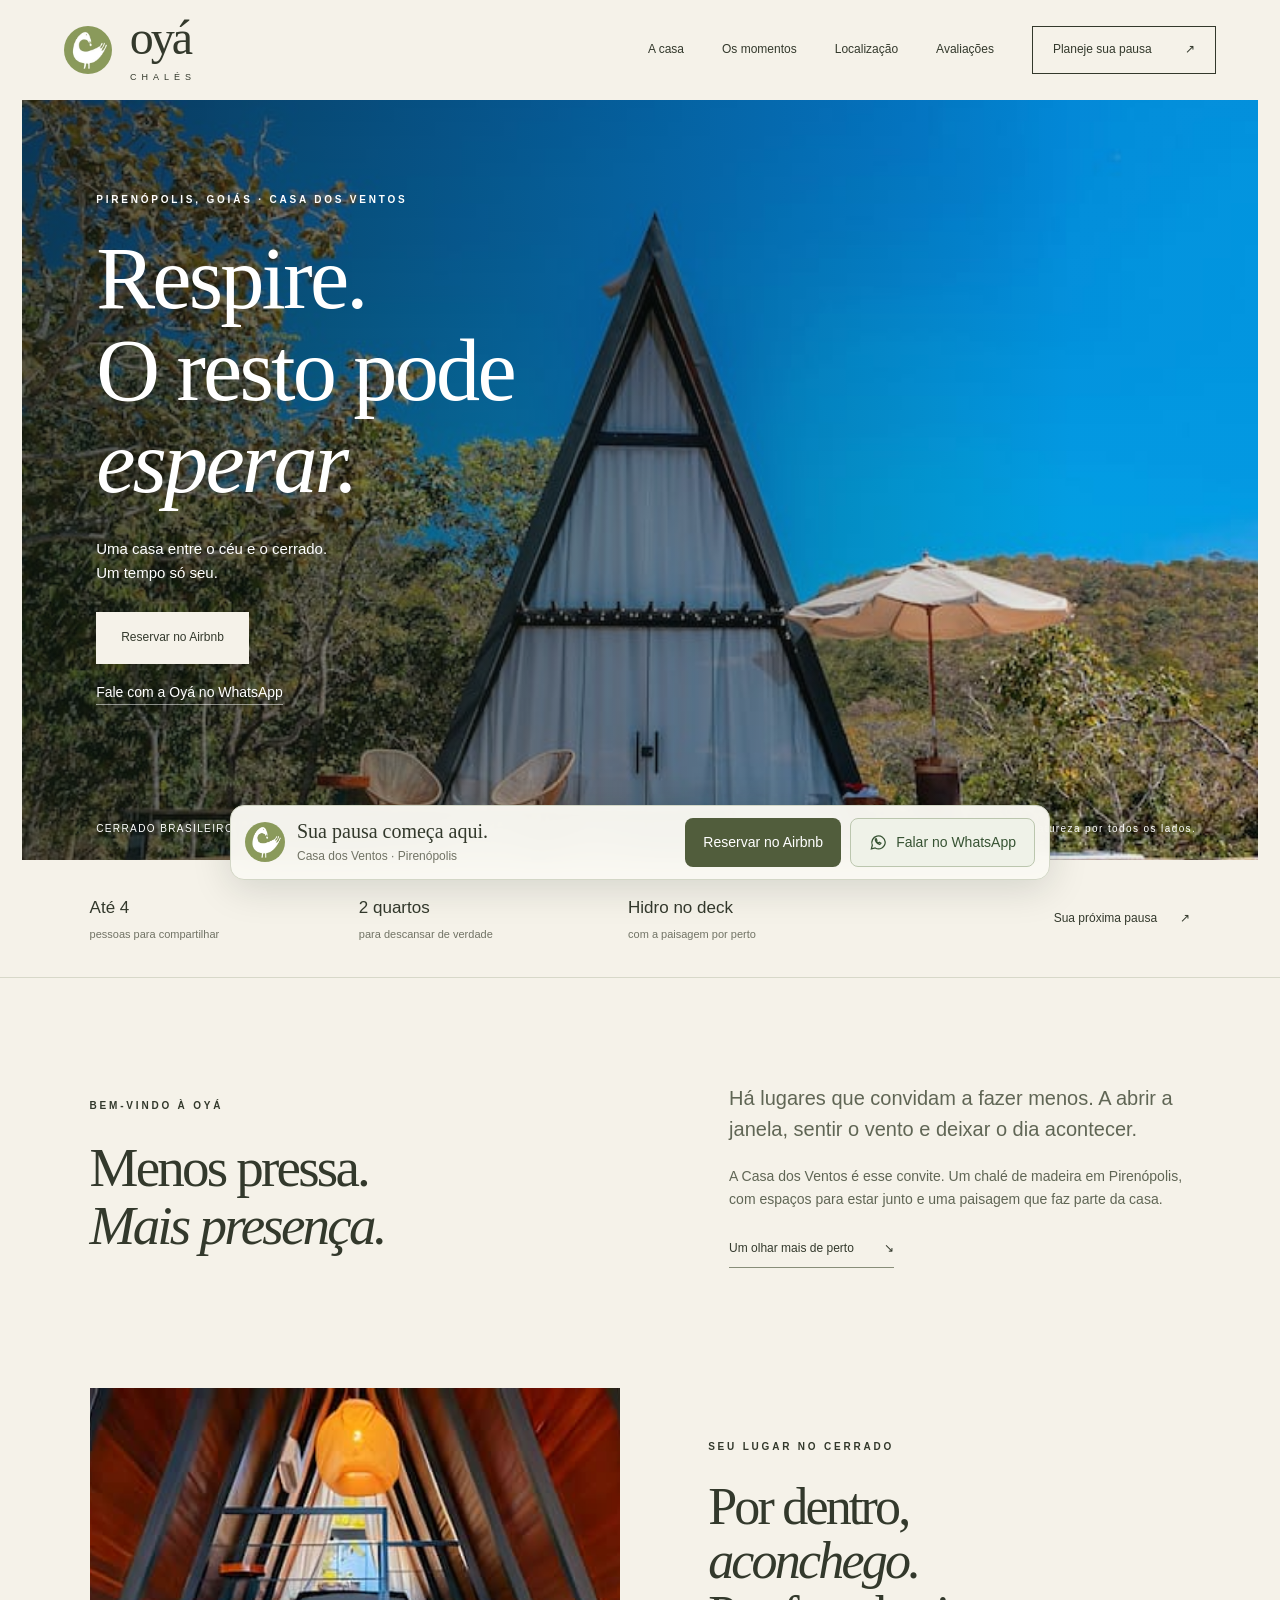
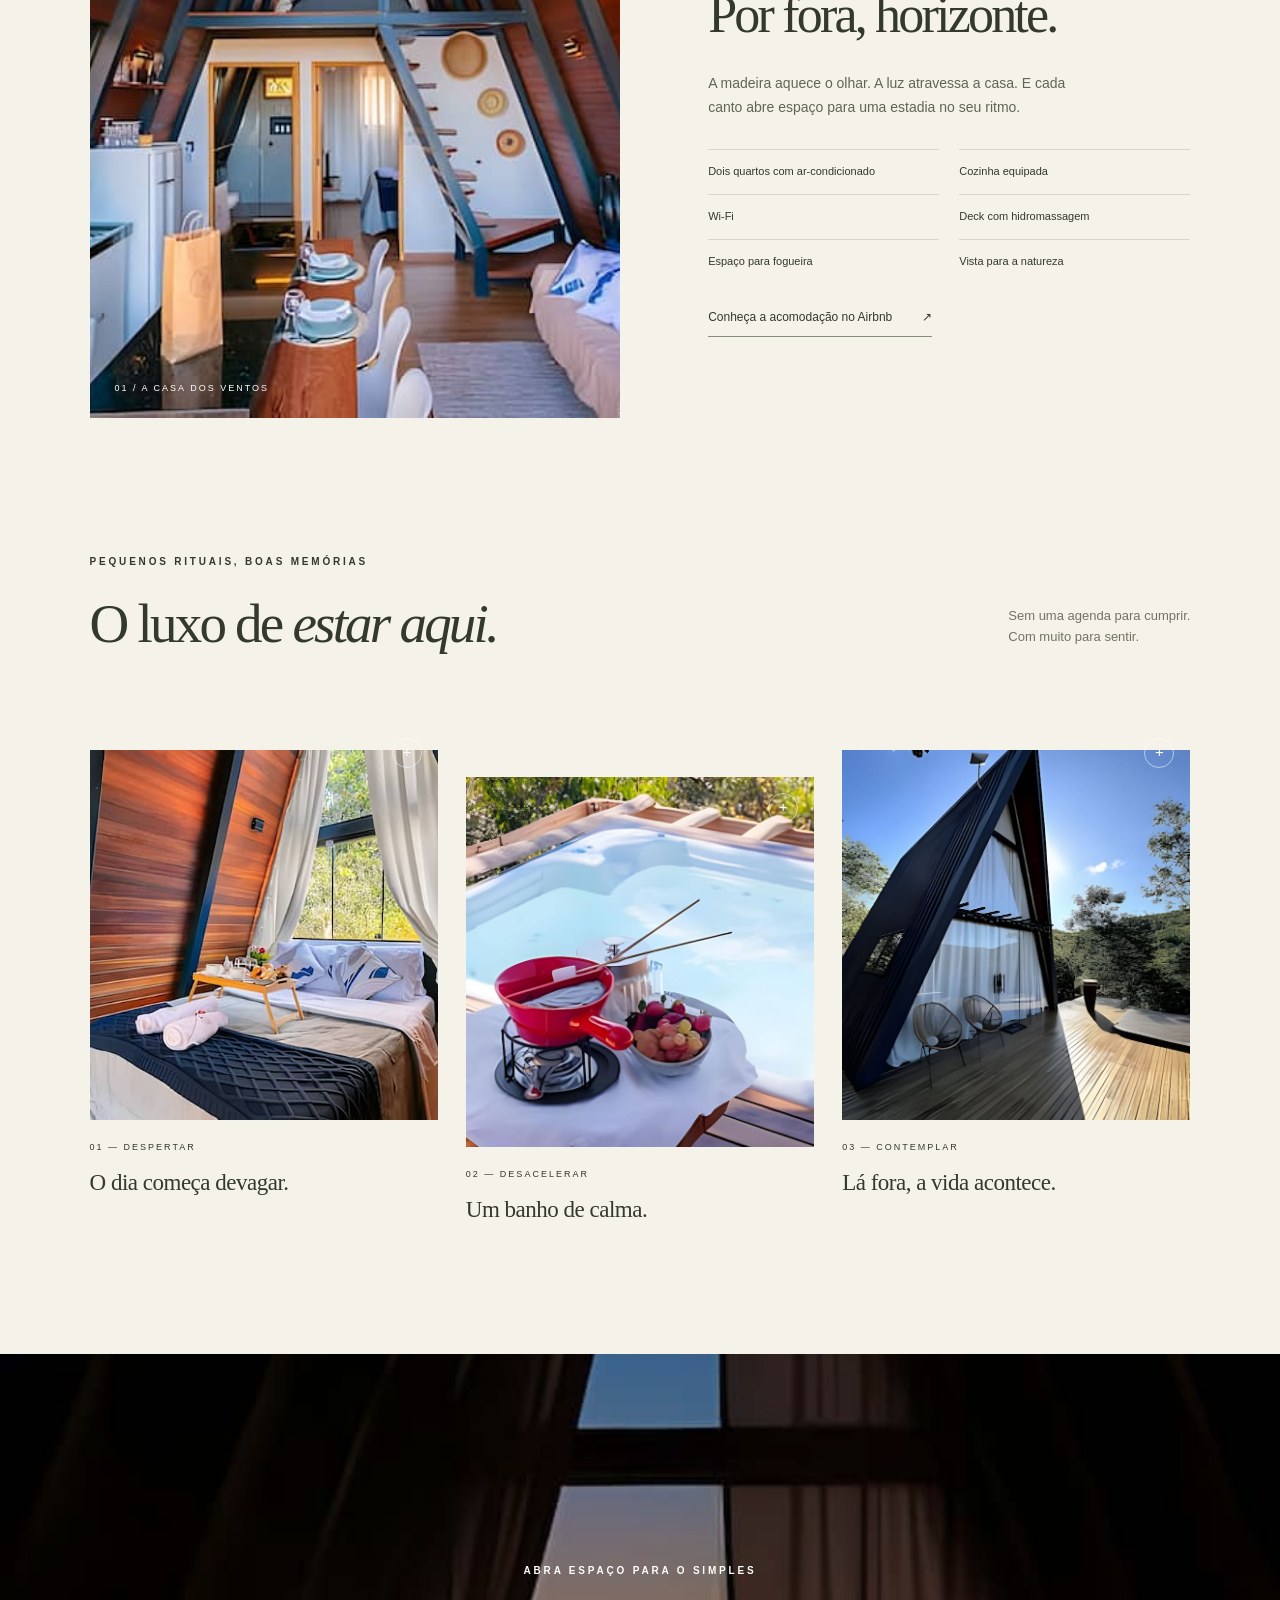
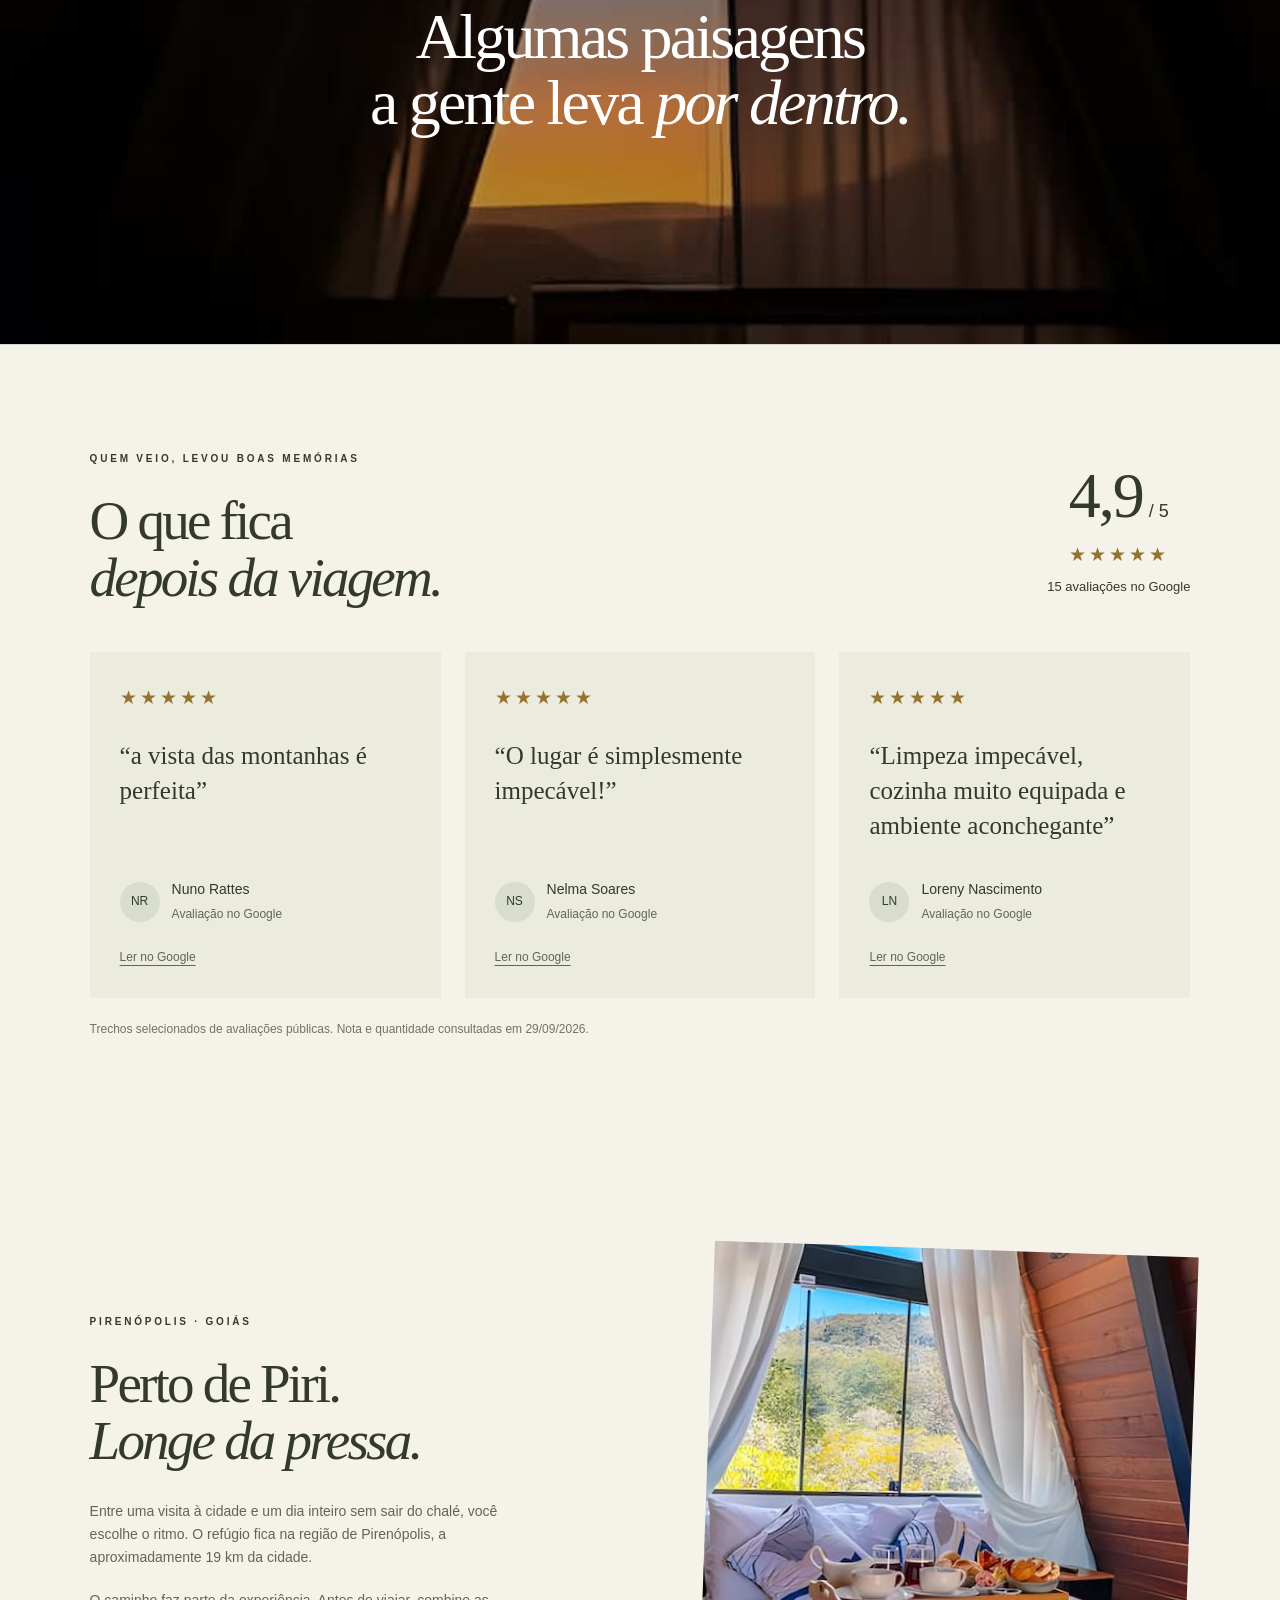
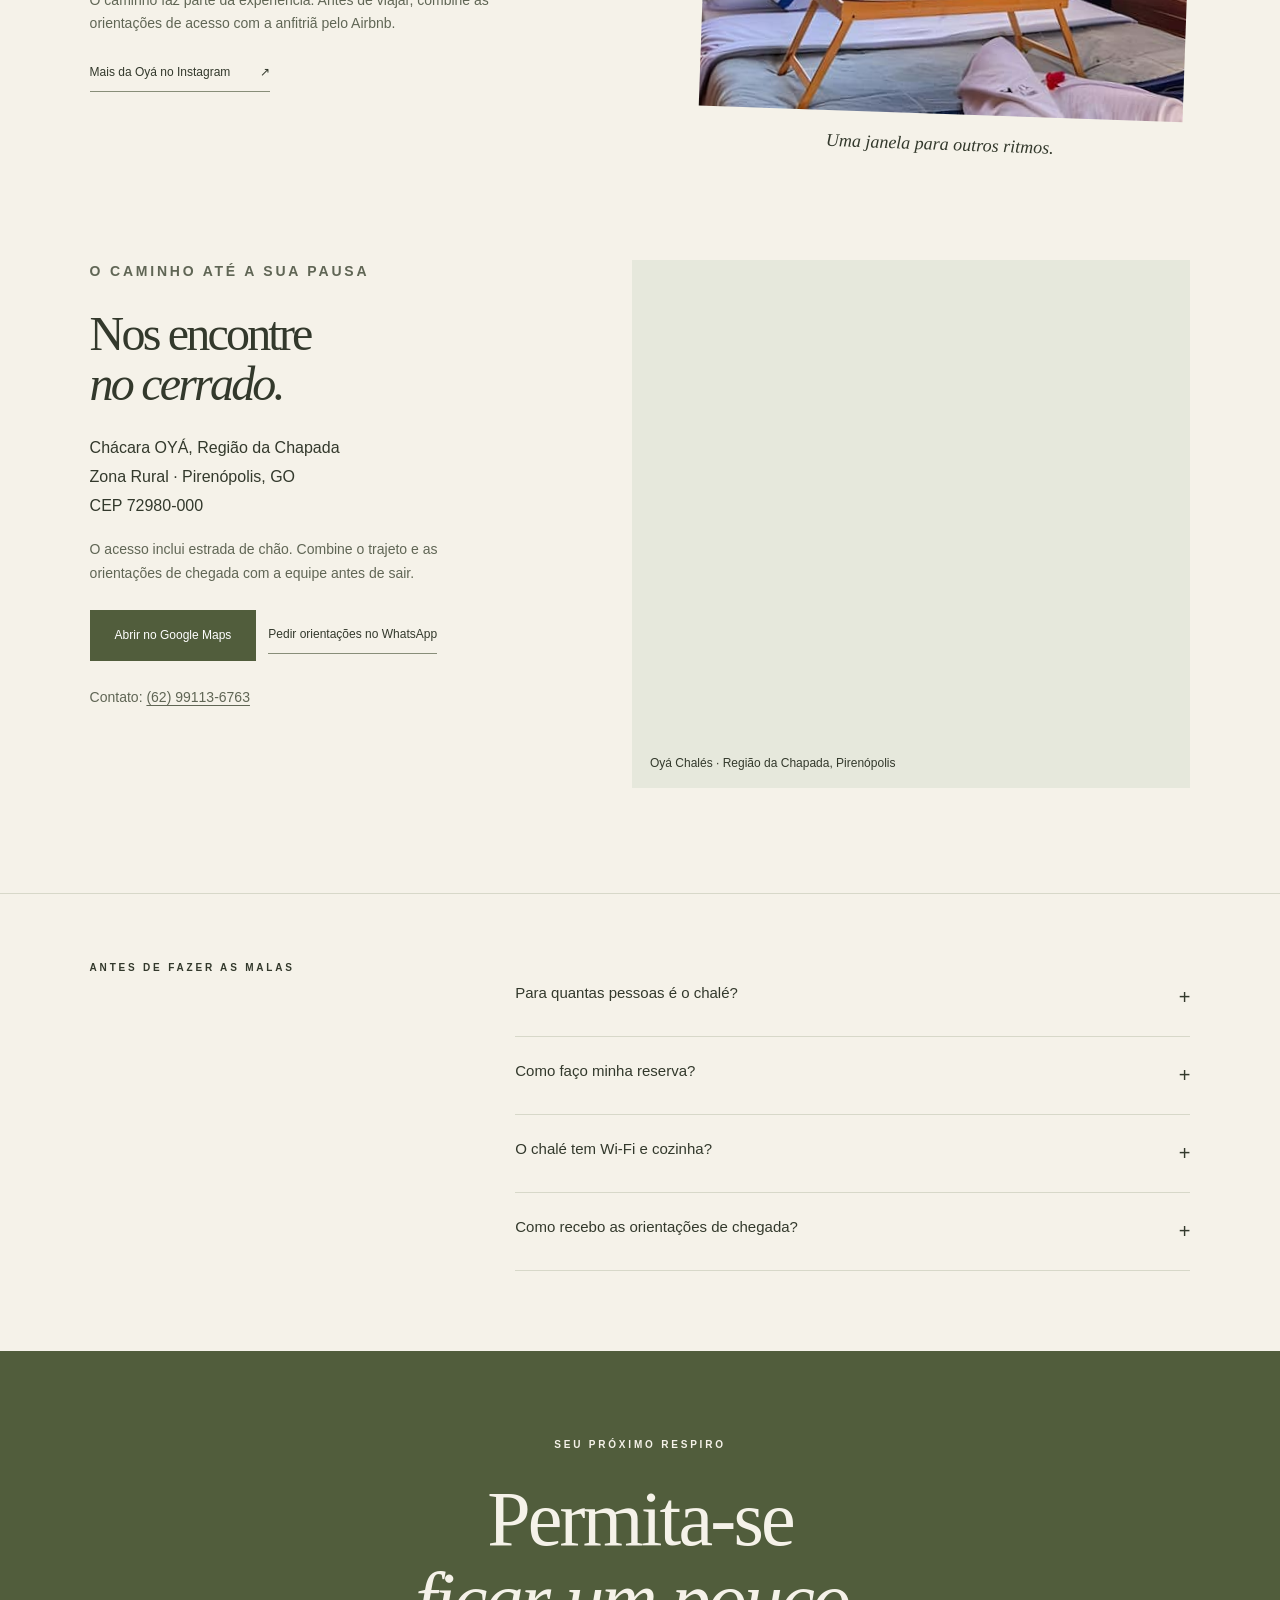
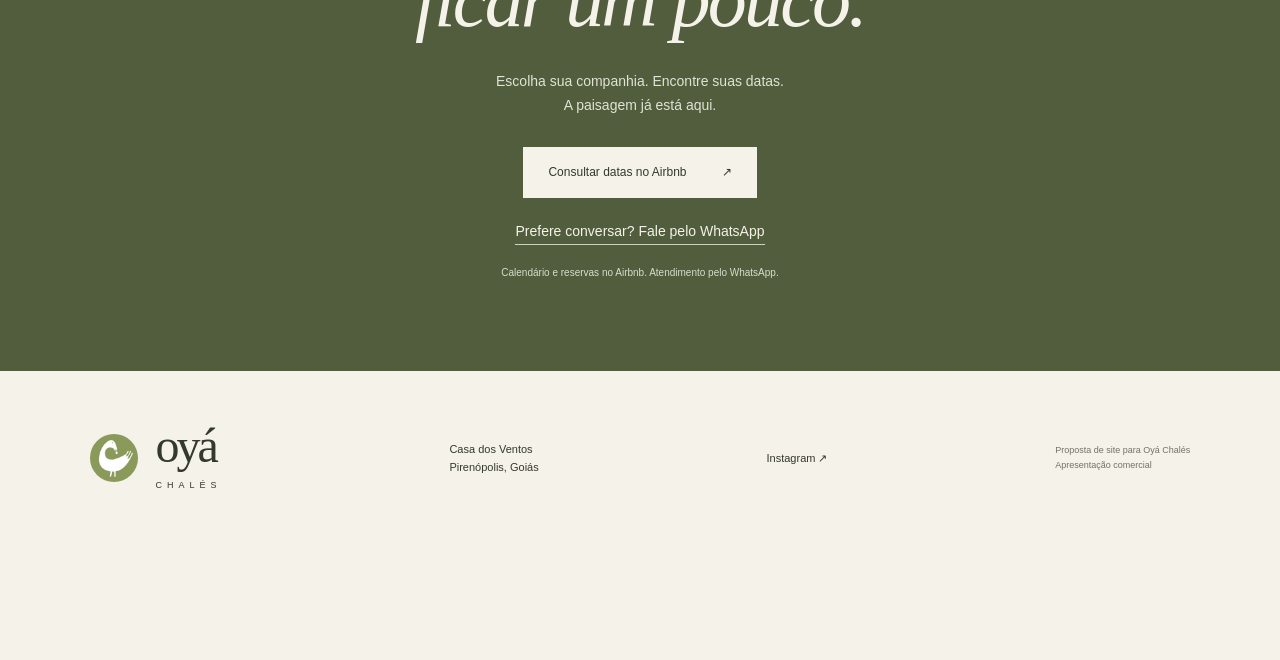
<file: index.html>
<!doctype html>
<html lang="pt-BR"><head><meta charset="utf-8"><meta name="viewport" content="width=device-width,initial-scale=1"><title>Oyá Chalés — Respire novos ares em Pirenópolis</title><meta name="description" content="Conheça a Casa dos Ventos: um chalé em Pirenópolis, com dois quartos, hidromassagem e uma vista para desacelerar."><meta name="robots" content="noindex,nofollow"><link rel="icon" href="logo.jpg"><link rel="stylesheet" href="style.css"></head>
<body><a class="skip" href="#principal">Pular para o conteúdo</a><header><a class="brand" href="#" aria-label="Oyá Chalés início"><img class="logo" src="logo.jpg" alt="Símbolo da Oyá Chalés"><span class="wordmark">oyá<span>CHALÉS</span></span></a><button class="menu" aria-expanded="false" aria-controls="nav">Menu <span>☰</span></button><nav id="nav"><a href="#casa">A casa</a><a href="#momentos">Os momentos</a><a href="#localizacao">Localização</a><a href="#avaliacoes">Avaliações</a><a class="nav-book" href="#reservar">Planeje sua pausa <span>↗</span></a></nav></header>
<main id="principal"><section class="hero"><img src="oya-0.jpg" alt="Chalé triangular Oyá cercado por árvores, com deck e céu azul" fetchpriority="high"><div class="hero-shade"></div><div class="hero-copy"><p class="eyebrow">PIRENÓPOLIS, GOIÁS · CASA DOS VENTOS</p><h1>Respire.<br>O resto pode<br><em>esperar.</em></h1><p>Uma casa entre o céu e o cerrado.<br>Um tempo só seu.</p><a class="button light" href="https://airbnb.com.br/h/oyachales" target="_blank" rel="noopener">Reservar no Airbnb</a><a class="hero-contact" href="https://wa.me/5562991136763?text=Ol%C3%A1%21%20Conheci%20a%20Oy%C3%A1%20Chal%C3%A9s%20pelo%20site%20e%20gostaria%20de%20mais%20informa%C3%A7%C3%B5es%20para%20planejar%20minha%20estadia." target="_blank" rel="noopener">Fale com a Oyá no WhatsApp</a></div><div class="hero-note"><span>CERRADO BRASILEIRO</span><span>Natureza por todos os lados.</span></div></section>
<div class="facts"><p><strong>Até 4</strong> pessoas para compartilhar</p><p><strong>2 quartos</strong> para descansar de verdade</p><p><strong>Hidro no deck</strong> com a paisagem por perto</p><a href="#reservar">Sua próxima pausa <span>↗</span></a></div>
<section class="intro section" id="casa"><div class="intro-title"><p class="eyebrow">BEM-VINDO À OYÁ</p><h2>Menos pressa.<br><em>Mais presença.</em></h2></div><div class="intro-text"><p>Há lugares que convidam a fazer menos. A abrir a janela, sentir o vento e deixar o dia acontecer.</p><p>A Casa dos Ventos é esse convite. Um chalé de madeira em Pirenópolis, com espaços para estar junto e uma paisagem que faz parte da casa.</p><a class="text-link" href="#momentos">Um olhar mais de perto <span>↘</span></a></div></section>
<section class="home-grid section"><div class="home-photo"><img src="oya-2.jpg" alt="Interior do chalé com estrutura de madeira, cozinha e sala integradas" loading="lazy"><span>01 / A CASA DOS VENTOS</span></div><div class="home-description"><p class="eyebrow">SEU LUGAR NO CERRADO</p><h2>Por dentro,<br><em>aconchego.</em><br>Por fora, horizonte.</h2><p>A madeira aquece o olhar. A luz atravessa a casa. E cada canto abre espaço para uma estadia no seu ritmo.</p><ul class="amenities"><li>Dois quartos com ar-condicionado</li><li>Cozinha equipada</li><li>Wi-Fi</li><li>Deck com hidromassagem</li><li>Espaço para fogueira</li><li>Vista para a natureza</li></ul><a class="text-link" href="https://airbnb.com.br/h/oyachales" target="_blank" rel="noopener">Conheça a acomodação no Airbnb <span>↗</span></a></div></section>
<section class="moments section" id="momentos"><div class="section-heading"><div><p class="eyebrow">PEQUENOS RITUAIS, BOAS MEMÓRIAS</p><h2>O luxo de <em>estar aqui.</em></h2></div><p>Sem uma agenda para cumprir.<br>Com muito para sentir.</p></div><div class="gallery"><button class="photo-card" data-photo="1"><img src="oya-1.jpg" alt="Cama com bandeja de café e janela triangular voltada para a paisagem" loading="lazy"><span class="image-plus">+</span><span class="caption"><small>01 — DESPERTAR</small><strong>O dia começa devagar.</strong></span></button><button class="photo-card raised" data-photo="3"><img src="oya-3.jpg" alt="Hidromassagem no deck com vista para o verde" loading="lazy"><span class="image-plus">+</span><span class="caption"><small>02 — DESACELERAR</small><strong>Um banho de calma.</strong></span></button><button class="photo-card" data-photo="4"><img src="oya-4.jpg" alt="Fachada de vidro do chalé e deck de madeira" loading="lazy"><span class="image-plus">+</span><span class="caption"><small>03 — CONTEMPLAR</small><strong>Lá fora, a vida acontece.</strong></span></button></div></section>
<section class="sunset"><img src="oya-7.jpg" alt="Luz alaranjada do amanhecer vista pela janela triangular do chalé" loading="lazy"><div><p class="eyebrow">ABRA ESPAÇO PARA O SIMPLES</p><h2>Algumas paisagens<br>a gente leva <em>por dentro.</em></h2></div></section>
<section class="reviews section" id="avaliacoes" aria-labelledby="reviews-title"><div class="section-heading"><div><p class="eyebrow">QUEM VEIO, LEVOU BOAS MEMÓRIAS</p><h2 id="reviews-title">O que fica<br><em>depois da viagem.</em></h2></div><a class="rating" href="https://www.google.com/maps/place/Chal%C3%A9+em+Piren%C3%B3polis+-+Oy%C3%A1+Chal%C3%A9s/@-15.8874739,-49.1172382,17z/data=!4m6!3m5!1s0x935c41001aa3a4b5:0xb5ea56250c87b45f!8m2!3d-15.8874739!4d-49.1172382!16s%2Fg%2F11w49spg82" target="_blank" rel="noopener"><strong>4,9<span>/ 5</span></strong><span class="stars" aria-label="4,9 de 5 estrelas">★★★★★</span><span>15 avaliações no Google</span></a></div><div class="review-grid"><article class="review-card"><span class="stars" aria-label="5 de 5 estrelas">★★★★★</span><blockquote>“a vista das montanhas é perfeita”</blockquote><div class="review-person"><span class="initials" aria-hidden="true">NR</span><div><strong>Nuno Rattes</strong><span>Avaliação no Google</span></div></div><a href="https://www.google.com/maps/place/Chal%C3%A9+em+Piren%C3%B3polis+-+Oy%C3%A1+Chal%C3%A9s/@-15.8874739,-49.1172382,17z/data=!4m6!3m5!1s0x935c41001aa3a4b5:0xb5ea56250c87b45f!8m2!3d-15.8874739!4d-49.1172382!16s%2Fg%2F11w49spg82" target="_blank" rel="noopener">Ler no Google</a></article><article class="review-card"><span class="stars" aria-label="5 de 5 estrelas">★★★★★</span><blockquote>“O lugar é simplesmente impecável!”</blockquote><div class="review-person"><span class="initials" aria-hidden="true">NS</span><div><strong>Nelma Soares</strong><span>Avaliação no Google</span></div></div><a href="https://www.google.com/maps/place/Chal%C3%A9+em+Piren%C3%B3polis+-+Oy%C3%A1+Chal%C3%A9s/@-15.8874739,-49.1172382,17z/data=!4m6!3m5!1s0x935c41001aa3a4b5:0xb5ea56250c87b45f!8m2!3d-15.8874739!4d-49.1172382!16s%2Fg%2F11w49spg82" target="_blank" rel="noopener">Ler no Google</a></article><article class="review-card"><span class="stars" aria-label="5 de 5 estrelas">★★★★★</span><blockquote>“Limpeza impecável, cozinha muito equipada e ambiente aconchegante”</blockquote><div class="review-person"><span class="initials" aria-hidden="true">LN</span><div><strong>Loreny Nascimento</strong><span>Avaliação no Google</span></div></div><a href="https://www.google.com/maps/place/Chal%C3%A9+em+Piren%C3%B3polis+-+Oy%C3%A1+Chal%C3%A9s/@-15.8874739,-49.1172382,17z/data=!4m6!3m5!1s0x935c41001aa3a4b5:0xb5ea56250c87b45f!8m2!3d-15.8874739!4d-49.1172382!16s%2Fg%2F11w49spg82" target="_blank" rel="noopener">Ler no Google</a></article></div><p class="review-note">Trechos selecionados de avaliações públicas. Nota e quantidade consultadas em 29/09/2026.</p></section>
<section class="destination section" id="destino"><div><p class="eyebrow">PIRENÓPOLIS · GOIÁS</p><h2>Perto de Piri.<br><em>Longe da pressa.</em></h2><p>Entre uma visita à cidade e um dia inteiro sem sair do chalé, você escolhe o ritmo. O refúgio fica na região de Pirenópolis, a aproximadamente 19 km da cidade.</p><p>O caminho faz parte da experiência. Antes de viajar, combine as orientações de acesso com a anfitriã pelo Airbnb.</p><a class="text-link" href="https://www.instagram.com/oyachales/" target="_blank" rel="noopener">Mais da Oyá no Instagram <span>↗</span></a></div><figure><img src="oya-6.jpg" alt="Quarto acolhedor de madeira com janela aberta para as montanhas" loading="lazy"><figcaption>Uma janela para outros ritmos.</figcaption></figure></section>
<section class="location section" id="localizacao" aria-labelledby="location-title"><div class="location-info"><p class="eyebrow">O CAMINHO ATÉ A SUA PAUSA</p><h2 id="location-title">Nos encontre<br><em>no cerrado.</em></h2><address>Chácara OYÁ, Região da Chapada<br>Zona Rural · Pirenópolis, GO<br>CEP 72980-000</address><p>O acesso inclui estrada de chão. Combine o trajeto e as orientações de chegada com a equipe antes de sair.</p><div class="location-actions"><a class="button olive" href="https://www.google.com/maps/place/Chal%C3%A9+em+Piren%C3%B3polis+-+Oy%C3%A1+Chal%C3%A9s/@-15.8874739,-49.1172382,17z/data=!4m6!3m5!1s0x935c41001aa3a4b5:0xb5ea56250c87b45f!8m2!3d-15.8874739!4d-49.1172382!16s%2Fg%2F11w49spg82" target="_blank" rel="noopener">Abrir no Google Maps</a><a class="text-link" href="https://wa.me/5562991136763?text=Ol%C3%A1%21%20Conheci%20a%20Oy%C3%A1%20Chal%C3%A9s%20pelo%20site%20e%20gostaria%20de%20mais%20informa%C3%A7%C3%B5es%20para%20planejar%20minha%20estadia." target="_blank" rel="noopener">Pedir orientações no WhatsApp</a></div><p class="location-phone">Contato: <a href="tel:+5562991136763">(62) 99113-6763</a></p></div><div class="map-wrap"><iframe title="Localização da Oyá Chalés em Pirenópolis no Google Maps" src="https://www.google.com/maps/embed?pb=!1m18!1m12!1m3!1d3837.41196845969!2d-49.117238199999996!3d-15.887473899999998!2m3!1f0!2f0!3f0!3m2!1i1024!2i768!4f13.1!3m3!1m2!1s0x935c41001aa3a4b5%3A0xb5ea56250c87b45f!2zQ2hhbMOpIGVtIFBpcmVuw7Nwb2xpcyAtIE95w6EgQ2hhbMOpcw!5e0!3m2!1spt-BR!2sbr!4v1790697271283!5m2!1spt-BR!2sbr" width="600" height="480" style="border:0" allowfullscreen loading="lazy" referrerpolicy="strict-origin-when-cross-origin"></iframe><p>Oyá Chalés · Região da Chapada, Pirenópolis</p></div></section>
<section class="faq section"><p class="eyebrow">ANTES DE FAZER AS MALAS</p><div><details><summary>Para quantas pessoas é o chalé?<span>+</span></summary><p>A Casa dos Ventos acomoda até quatro pessoas em dois quartos. Consulte a configuração e as condições completas no anúncio do Airbnb.</p></details><details><summary>Como faço minha reserva?<span>+</span></summary><p>Consulte datas, valores e condições no <a href="https://airbnb.com.br/h/oyachales" target="_blank" rel="noopener">Airbnb</a>. Se preferir conversar antes, <a href="https://wa.me/5562991136763?text=Ol%C3%A1%21%20Conheci%20a%20Oy%C3%A1%20Chal%C3%A9s%20pelo%20site%20e%20gostaria%20de%20mais%20informa%C3%A7%C3%B5es%20para%20planejar%20minha%20estadia." target="_blank" rel="noopener">fale com a Oyá pelo WhatsApp</a> para tirar dúvidas e planejar sua estadia.</p></details><details><summary>O chalé tem Wi-Fi e cozinha?<span>+</span></summary><p>Sim. A acomodação anuncia Wi-Fi, cozinha equipada e ar-condicionado nos quartos, além de hidromassagem no deck e espaço para fogueira.</p></details><details><summary>Como recebo as orientações de chegada?<span>+</span></summary><p>Confirme o trajeto, as condições de acesso e os horários de entrada diretamente com a equipe pelo Airbnb ou WhatsApp antes da viagem.</p></details></div></section>
<section class="booking" id="reservar"><p class="eyebrow">SEU PRÓXIMO RESPIRO</p><h2>Permita-se<br><em>ficar um pouco.</em></h2><p>Escolha sua companhia. Encontre suas datas.<br>A paisagem já está aqui.</p><a class="button light" href="https://airbnb.com.br/h/oyachales" target="_blank" rel="noopener">Consultar datas no Airbnb <span>↗</span></a><a class="booking-whatsapp" href="https://wa.me/5562991136763?text=Ol%C3%A1%21%20Conheci%20a%20Oy%C3%A1%20Chal%C3%A9s%20pelo%20site%20e%20gostaria%20de%20mais%20informa%C3%A7%C3%B5es%20para%20planejar%20minha%20estadia." target="_blank" rel="noopener">Prefere conversar? Fale pelo WhatsApp</a><small>Calendário e reservas no Airbnb. Atendimento pelo WhatsApp.</small></section></main>
<footer><a class="brand" href="#"><img class="logo" src="logo.jpg" alt="Símbolo da Oyá Chalés"><span class="wordmark">oyá<span>CHALÉS</span></span></a><p>Casa dos Ventos<br>Pirenópolis, Goiás</p><a href="https://www.instagram.com/oyachales/" target="_blank" rel="noopener">Instagram ↗</a><span class="concept">Proposta de site para Oyá Chalés<br>Apresentação comercial</span></footer>
<aside class="reserve-dock" aria-label="Reserva e contato"><div class="dock-brand"><img src="logo.jpg" alt="" width="40" height="40"><div><strong>Sua pausa começa aqui.</strong><span>Casa dos Ventos · Pirenópolis</span></div></div><div class="dock-actions"><a class="dock-airbnb" href="https://airbnb.com.br/h/oyachales" target="_blank" rel="noopener">Reservar no Airbnb</a><a class="dock-whatsapp" href="https://wa.me/5562991136763?text=Ol%C3%A1%21%20Conheci%20a%20Oy%C3%A1%20Chal%C3%A9s%20pelo%20site%20e%20gostaria%20de%20mais%20informa%C3%A7%C3%B5es%20para%20planejar%20minha%20estadia." target="_blank" rel="noopener"><svg width="19" height="19" viewBox="0 0 24 24" fill="none" stroke="currentColor" stroke-width="1.6" aria-hidden="true"><path d="M20.5 11.5a8.5 8.5 0 0 1-12.7 7.4L3 20l1.2-4.5A8.5 8.5 0 1 1 20.5 11.5Z"/><path d="M8 7.5c-.5 2.8 2.4 6.2 5.5 7l1.5-1.7-2-1-1 1c-1.2-.5-2.2-1.5-2.7-2.7l.7-.8-.9-2Z"/></svg><span>Falar no WhatsApp</span></a></div></aside>
<dialog id="lightbox" aria-label="Galeria de fotos da Casa dos Ventos"><button class="close" aria-label="Fechar galeria">✕</button><button class="previous" aria-label="Foto anterior">←</button><img alt=""><button class="next" aria-label="Próxima foto">→</button><p class="counter"></p></dialog><script src="app.js"></script></body></html>
</file>
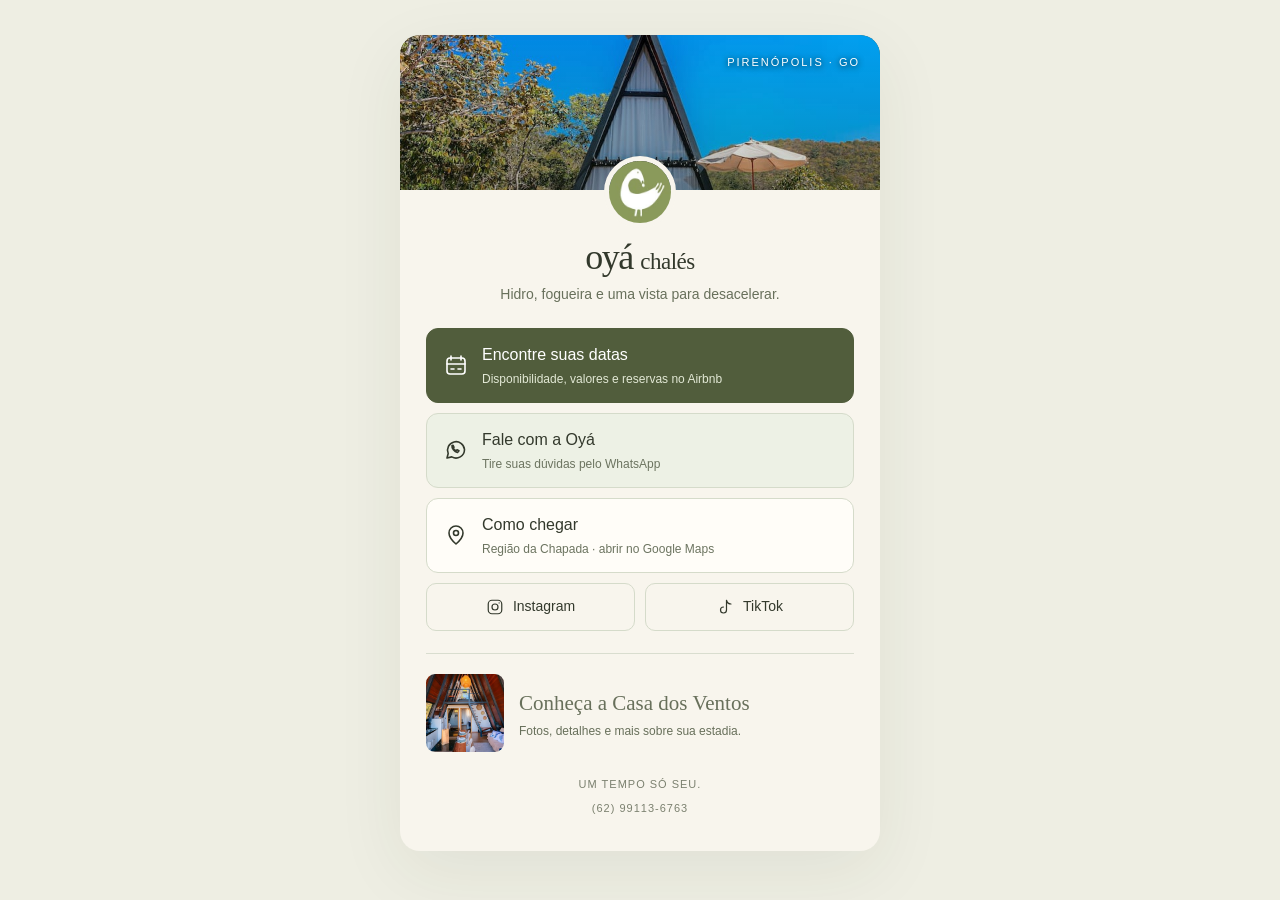
<file: bio/index.html>
<!doctype html>
<html lang="pt-BR">
<head>
<meta charset="utf-8"><meta name="viewport" content="width=device-width,initial-scale=1">
<title>Oyá Chalés | Reservas e contato</title>
<meta name="description" content="Sua pausa em Pirenópolis começa aqui. Consulte datas no Airbnb, fale com a Oyá pelo WhatsApp e encontre o caminho até a Casa dos Ventos.">
<meta name="theme-color" content="#515d3c"><link rel="icon" href="../logo.jpg">
<style>
*{box-sizing:border-box}body{margin:0;background:#eeeee3;color:#33392c;font-family:Arial,sans-serif;line-height:1.5}a{color:inherit;text-decoration:none}main{max-width:480px;margin:35px auto;background:#f8f5ed;box-shadow:0 20px 70px #293b2112;border-radius:20px;overflow:hidden}.cover{height:155px;position:relative;background:#515d3c}.cover img{width:100%;height:100%;object-fit:cover;object-position:center 52%}.cover:after{content:"";position:absolute;inset:0;background:linear-gradient(0deg,#172a1940,transparent)}.place{position:absolute;right:20px;top:19px;z-index:1;color:white;font-size:11px;letter-spacing:2px;text-shadow:0 1px 6px #000}.content{padding:0 26px 26px}.identity{position:relative;text-align:center;margin-top:-34px}.logo{position:relative;z-index:2;border:5px solid #f8f5ed;border-radius:50%;width:72px;height:72px;display:block;margin:auto}h1{font-family:Georgia,serif;font-size:36px;letter-spacing:-1.5px;font-weight:400;line-height:1.1;margin:10px 0 6px}h1 span{font-size:23px;letter-spacing:-.5px}.intro{font-size:14px;color:#68705b;margin:0 0 23px}.links{display:grid;gap:10px}.action{display:flex;align-items:center;gap:14px;min-height:72px;padding:14px 17px;border:1px solid #d5dbca;border-radius:12px;transition:transform .18s,background .18s;background:#fffdf8}.action:hover{transform:translateY(-2px);background:#eef0e5}.action .icon{width:24px;height:24px;flex-shrink:0}.action strong{font-size:16px;font-weight:500;display:block}.action small{font-size:12px;display:block;margin-top:3px;color:#6c7460}.primary{background:#515d3c;color:#fff;border-color:#515d3c}.primary small{color:#e2e8d5}.primary:hover{background:#3c492b}.whatsapp{background:#edf1e5}.whatsapp:hover{background:#e0e8d5}.small-links{display:grid;grid-template-columns:1fr 1fr;gap:10px;margin-top:10px}.small-links a{display:flex;align-items:center;justify-content:center;gap:9px;font-size:14px;min-height:48px;border:1px solid #d5dbca;border-radius:10px}.small-links a:hover{background:#e9edde}.small-links svg{width:18px;height:18px}.site-card{margin-top:22px;display:flex;gap:15px;align-items:center;border-top:1px solid #d9ddcf;padding-top:20px}.site-card img{width:78px;height:78px;object-fit:cover;border-radius:9px}.site-card strong{font:21px Georgia,serif;font-weight:400;display:block}.site-card span{font-size:12px;color:#68705b;display:block;margin-top:6px}.site-card:hover strong{text-decoration:underline;text-underline-offset:4px}.foot{text-align:center;font-size:11px;letter-spacing:1px;color:#7b806f;margin:24px 0 0}.foot a{display:inline-block;padding:8px}.skip{position:absolute;top:-60px;background:white;padding:10px;z-index:10}.skip:focus{top:0}:focus-visible{outline:3px solid #aa7935;outline-offset:4px}svg{fill:none;stroke:currentColor;stroke-width:1.6;stroke-linecap:round;stroke-linejoin:round}@media(max-width:520px){main{margin:0 auto;min-height:100svh;border-radius:0;box-shadow:none}.cover{height:135px}.content{padding:0 22px 22px}.identity{margin-top:-32px}h1{margin-top:8px}.intro{margin-bottom:19px}.action{min-height:68px}.site-card{margin-top:18px;padding-top:17px}}@media(prefers-reduced-motion:reduce){.action{transition:none}}@media(max-width:350px){.content{padding-left:15px;padding-right:15px}.action strong{font-size:15px}}
</style></head>
<body><a class="skip" href="#links">Ir para reservas e contato</a><main><div class="cover"><img src="../oya-0.jpg" alt="Casa dos Ventos, chalé de madeira entre as árvores" width="480" height="155" fetchpriority="high"><span class="place">PIRENÓPOLIS · GO</span></div><div class="content"><header class="identity"><img class="logo" src="../logo.jpg" alt="Símbolo da Oyá" width="72" height="72"><h1>oyá <span>chalés</span></h1><p class="intro">Hidro, fogueira e uma vista para desacelerar.</p></header>
<nav class="links" id="links" aria-label="Reservas e contato">
<a class="action primary" href="https://airbnb.com.br/h/oyachales" target="_blank" rel="noopener"><svg class="icon" viewBox="0 0 24 24" aria-hidden="true"><rect x="3" y="5" width="18" height="16" rx="3"/><path d="M7 3v4m10-4v4M3 11h18m-14 5h3m4 0h3"/></svg><span><strong>Encontre suas datas</strong><small>Disponibilidade, valores e reservas no Airbnb</small></span></a>
<a class="action whatsapp" href="https://wa.me/5562991136763?text=Ol%C3%A1%21%20Vim%20pelo%20Instagram%20da%20Oy%C3%A1%20e%20gostaria%20de%20informa%C3%A7%C3%B5es%20sobre%20uma%20estadia." target="_blank" rel="noopener"><svg class="icon" viewBox="0 0 24 24" aria-hidden="true"><path d="M20.5 11.5a8.5 8.5 0 0 1-12.7 7.4L3 20l1.2-4.5A8.5 8.5 0 1 1 20.5 11.5Z"/><path d="M8 7.5c-.5 2.8 2.4 6.2 5.5 7l1.5-1.7-2-1-1 1c-1.2-.5-2.2-1.5-2.7-2.7l.7-.8-.9-2Z"/></svg><span><strong>Fale com a Oyá</strong><small>Tire suas dúvidas pelo WhatsApp</small></span></a>
<a class="action" href="https://www.google.com/maps/place/Chal%C3%A9+em+Piren%C3%B3polis+-+Oy%C3%A1+Chal%C3%A9s/@-15.8874739,-49.1172382,17z/data=!4m6!3m5!1s0x935c41001aa3a4b5:0xb5ea56250c87b45f!8m2!3d-15.8874739!4d-49.1172382!16s%2Fg%2F11w49spg82" target="_blank" rel="noopener"><svg class="icon" viewBox="0 0 24 24" aria-hidden="true"><path d="M19 10c0 5-7 11-7 11S5 15 5 10a7 7 0 1 1 14 0Z"/><circle cx="12" cy="10" r="2.5"/></svg><span><strong>Como chegar</strong><small>Região da Chapada · abrir no Google Maps</small></span></a></nav>
<nav class="small-links" aria-label="Redes sociais"><a href="https://www.instagram.com/oyachales/" target="_blank" rel="noopener"><svg viewBox="0 0 24 24" aria-hidden="true"><rect x="3" y="3" width="18" height="18" rx="5"/><circle cx="12" cy="12" r="4"/><path d="M17.5 6.5h.01"/></svg>Instagram</a><a href="https://www.tiktok.com/@oyachales" target="_blank" rel="noopener"><svg viewBox="0 0 24 24" aria-hidden="true"><path d="M14 3v13a4 4 0 1 1-4-4m4-9c1 4 3 5 6 5"/></svg>TikTok</a></nav>
<a class="site-card" href="../"><img src="../oya-2.jpg" alt="Interior acolhedor da Casa dos Ventos" width="78" height="78" loading="lazy"><span><strong>Conheça a Casa dos Ventos</strong><span>Fotos, detalhes e mais sobre sua estadia.</span></span></a><footer class="foot">UM TEMPO SÓ SEU.<br><a href="tel:+5562991136763">(62) 99113-6763</a></footer></div></main></body></html>
</file>
<file: style.css>
:root{--paper:#f5f2e9;--ink:#33392c;--olive:#515d3c;--line:#d7d8c9;--muted:#717365}*{box-sizing:border-box}html{scroll-behavior:smooth;scroll-padding-top:90px}body{margin:0;background:var(--paper);color:var(--ink);font-family:Arial,sans-serif;font-size:15px;line-height:1.65}a{color:inherit;text-decoration:none}button{font:inherit;color:inherit;cursor:pointer}img{display:block;width:100%;object-fit:cover}header{height:100px;display:flex;align-items:center;justify-content:space-between;padding:0 5%;background:var(--paper)}.wordmark{font-family:Georgia,serif;font-size:48px;line-height:.85;letter-spacing:-3px;display:block;text-align:center}.wordmark span{display:block;font:9px Arial,sans-serif;letter-spacing:5px;margin:13px 0 0 6px}.brand{display:block}nav{display:flex;align-items:center;gap:38px;font-size:12px}.nav-book{border:1px solid var(--ink);padding:13px 20px}.nav-book span{margin-left:30px}.menu{display:none}.hero{height:min(760px,80vw);min-height:610px;position:relative;color:white;margin:0 22px;overflow:hidden}.hero>img{height:100%;object-position:55% 53%}.hero-shade{position:absolute;inset:0;background:linear-gradient(90deg,rgba(14,25,17,.66),rgba(14,25,17,.08) 85%)}.hero-copy{position:absolute;top:12%;left:6%;}.eyebrow{font-size:10px;font-weight:600;letter-spacing:2.8px;line-height:1.7;margin:0 0 25px}h1,h2{font-family:Georgia,serif;font-weight:400;letter-spacing:-2.8px;line-height:1.04;margin:0}h1{font-size:clamp(66px,6.9vw,106px)}h2{font-size:clamp(40px,4.3vw,65px)}em{font-weight:400}p{margin:0 0 20px}.hero-copy>p:not(.eyebrow){margin:28px 0 26px;font-size:15px;line-height:1.65}.button{display:inline-flex;align-items:center;justify-content:space-between;gap:35px;padding:16px 25px;font-size:12px;transition:background .2s,transform .2s}.light{background:var(--paper);color:var(--ink)}.button:hover{background:#e7e2d3;transform:translateY(-2px)}.hero-note{position:absolute;bottom:23px;left:6%;right:5%;display:flex;justify-content:space-between;font-size:10px;letter-spacing:1.4px}.facts{display:grid;grid-template-columns:1fr 1fr 1.2fr 1fr;padding:34px 7%;gap:25px;border-bottom:1px solid var(--line)}.facts p{margin:0;font-size:11px;color:var(--muted)}.facts strong{display:block;color:var(--ink);font-weight:400;font-size:17px;margin-bottom:3px}.facts>a{font-size:12px;align-self:center;justify-self:end}.facts>a span{margin-left:20px}.section{padding:105px 7%;max-width:1600px;margin:auto}.intro{display:grid;grid-template-columns:1.1fr 1fr;gap:12%;align-items:center}.intro-text{max-width:460px}.intro-text p:first-child{font-size:20px;line-height:1.55}.intro-text p{color:#606655;font-size:14px}.text-link{display:inline-flex;border-bottom:1px solid #888e79;padding:8px 0;gap:30px;font-size:12px}.home-grid{display:grid;grid-template-columns:1.1fr 1fr;gap:8%;padding-top:15px}.home-photo{position:relative}.home-photo img{height:630px}.home-photo>span{position:absolute;bottom:22px;left:25px;color:white;font-size:9px;letter-spacing:2px}.home-description{padding-top:50px}.home-description h2{font-size:52px;margin-bottom:30px}.home-description>p:not(.eyebrow){max-width:360px;font-size:14px;color:#606655}.amenities{list-style:none;padding:0;margin:30px 0;display:grid;grid-template-columns:1fr 1fr;gap:14px 20px;font-size:11px}.amenities li{border-top:1px solid var(--line);padding-top:12px}.section-heading{display:flex;justify-content:space-between;align-items:end;margin-bottom:70px}.section-heading>p{font-size:13px;color:var(--muted);margin-bottom:5px}.moments{padding-top:30px}.gallery{display:grid;grid-template-columns:repeat(3,1fr);gap:28px}.photo-card{border:0;background:none;padding:0;text-align:left;position:relative}.photo-card img{height:370px;transition:filter .3s}.photo-card:hover img{filter:brightness(.85)}.photo-card.raised{margin-top:55px}.image-plus{position:absolute;right:16px;top:16px;border:1px solid #ffffff88;border-radius:50%;color:white;width:30px;height:30px;text-align:center;line-height:26px}.caption{display:block;padding:20px 0}.caption small{display:block;font-size:9px;letter-spacing:2px;margin-bottom:9px}.caption strong{font-family:Georgia,serif;font-size:23px;font-weight:400;letter-spacing:-.5px}.sunset{position:relative;height:590px;color:white}.sunset>img{height:100%;object-position:center 50%;filter:brightness(.7)}.sunset>div{position:absolute;inset:0;display:flex;flex-direction:column;align-items:center;justify-content:center;text-align:center;padding:25px}.sunset h2{font-size:clamp(42px,5vw,74px)}.destination{display:grid;grid-template-columns:1fr 1fr;gap:12%;align-items:center}.destination h2{margin-bottom:30px}.destination p:not(.eyebrow){max-width:430px;color:#606655;font-size:14px}.destination figure{margin:0;transform:rotate(2deg)}.destination img{height:465px}.destination figcaption{font:italic 18px Georgia,serif;text-align:center;margin-top:20px}.faq{border-top:1px solid var(--line);display:grid;grid-template-columns:1fr 2fr;gap:8%;padding-top:65px;padding-bottom:80px}.faq details{border-bottom:1px solid var(--line)}summary{cursor:pointer;list-style:none;display:flex;justify-content:space-between;gap:15px;padding:22px 0;font-size:15px}summary::-webkit-details-marker{display:none}summary span{font-size:20px;font-weight:300}.faq details[open] summary span{transform:rotate(45deg)}details p{font-size:13px;color:#606655;max-width:580px;padding-right:25px}.booking{background:var(--olive);color:var(--paper);text-align:center;padding:85px 20px 90px}.booking h2{font-size:78px}.booking>p:not(.eyebrow){margin:30px 0;font-size:14px;color:#e0e3d5}.booking small{display:block;margin-top:20px;font-size:10px;color:#d8ddcc}footer{padding:55px 7%;display:flex;justify-content:space-between;align-items:center;font-size:11px;gap:20px}footer p{margin:0}.concept{color:var(--muted);font-size:9px}dialog{border:0;padding:35px 60px;background:#182019;color:white;width:min(1100px,95vw);max-height:95vh}dialog::backdrop{background:#111d}.close{position:absolute;right:15px;top:10px}dialog button{border:0;background:none;color:white;font-size:24px}dialog img{max-height:75vh;object-fit:contain}.previous,.next{position:absolute;top:48%}.previous{left:12px}.next{right:12px}.counter{text-align:center;font-size:12px;margin:12px 0 0}.skip{position:absolute;top:-100px;left:10px;background:white;padding:12px;z-index:99}.skip:focus{top:5px}:focus-visible{outline:2px solid #ad773b;outline-offset:5px}@media(min-width:1600px){.hero{max-width:1556px;margin:auto}}@media(max-width:800px){header{height:84px;padding:0 6%}.wordmark{font-size:39px}.menu{display:block;background:none;border:0;font-size:12px}.menu span{margin-left:15px}nav{display:none;position:absolute;top:84px;left:0;right:0;background:var(--paper);padding:25px 6%;z-index:10;flex-direction:column;align-items:stretch;gap:24px}nav.open{display:flex}.hero{margin:0 10px;height:690px;min-height:0}.hero>img{object-position:63% center}.hero-shade{background:linear-gradient(90deg,#14251999,#14251922)}.hero-copy{left:7%;top:11%}.hero h1{font-size:76px}.hero .eyebrow{font-size:8px;letter-spacing:2px}.hero-note{font-size:8px}.hero-note span:last-child{display:none}.facts{grid-template-columns:1fr 1fr;padding:27px 7%;gap:25px}.facts>a{justify-self:start}.facts strong{font-size:16px}.section{padding:65px 7%}.intro,.home-grid,.destination,.faq{grid-template-columns:1fr;gap:35px}.intro-text p:first-child{font-size:18px}h2{font-size:45px}.home-grid{padding-top:0}.home-photo img{height:420px}.home-description{padding-top:0}.home-description h2{font-size:46px}.amenities{font-size:11px}.section-heading{display:block;margin-bottom:35px}.section-heading>p{margin-top:20px}.gallery{gap:30px;grid-template-columns:1fr}.photo-card img{height:440px}.photo-card.raised{margin-top:0}.caption{padding:17px 0 0}.sunset{height:450px}.sunset h2{font-size:43px}.destination img{height:370px}.faq{gap:0}.booking{padding:65px 7%}.booking h2{font-size:60px}footer{display:grid;grid-template-columns:1fr 1fr;padding:40px 7%;gap:30px}.brand{justify-self:start}dialog{padding:45px 35px}.previous{left:3px}.next{right:3px}}@media(prefers-reduced-motion:reduce){html{scroll-behavior:auto}*{transition:none!important}}

.brand{display:flex;align-items:center;gap:12px}.logo{height:48px;width:48px;border-radius:50%}@media(max-width:800px){.logo{width:40px;height:40px}}
@media(max-width:800px){.hero h1{font-size:clamp(48px,14.2vw,76px)}.hero{height:660px}.home-description h2{font-size:clamp(35px,10vw,46px)}}
/* Contact, location, reviews and persistent reservation */
body{padding-bottom:115px}.hero-contact{display:block;width:fit-content;margin-top:17px;color:#fff;font-size:14px;border-bottom:1px solid #ffffff80}.reviews{border-top:1px solid var(--line)}.reviews .section-heading{align-items:center;margin-bottom:45px}.rating{display:flex;flex-direction:column;align-items:center;font-size:13px}.rating>strong{font:64px Georgia,serif;letter-spacing:-2px}.rating>strong>span{font:18px Arial,sans-serif;letter-spacing:0;margin-left:6px}.stars{color:#95722e;font-size:19px;letter-spacing:3px}.rating .stars{margin:6px 0}.review-grid{display:grid;grid-template-columns:repeat(3,1fr);gap:24px}.review-card{background:#ececde;padding:30px;display:flex;flex-direction:column;align-items:start}.review-card blockquote{font:25px/1.4 Georgia,serif;margin:25px 0 35px;flex:1}.review-person{display:flex;align-items:center;gap:12px}.initials{display:grid;place-items:center;background:#d9ddcb;border-radius:50%;height:40px;width:40px;font-size:12px}.review-person strong{display:block;font-size:14px;font-weight:500}.review-person div>span,.review-card>a{font-size:12px;color:#606655}.review-card>a{margin-top:22px;text-decoration:underline;text-underline-offset:4px}.review-note{font-size:12px;color:var(--muted);margin:22px 0 0}.location{display:grid;grid-template-columns:1fr 1.2fr;gap:7%;padding-top:0}.location h2{font-size:48px}.location address{font-style:normal;font-size:16px;line-height:1.8;margin:25px 0 18px}.location-info>p{font-size:14px;color:#606655;max-width:420px}.location-actions{display:flex;flex-wrap:wrap;gap:12px;align-items:center;margin:25px 0}.olive{background:var(--olive);color:white}.olive:hover{background:#39452c}.map-wrap{align-self:center;background:#e6e8dc;min-width:0}.map-wrap iframe{display:block;width:100%;height:480px}.map-wrap>p{font-size:12px;margin:0;padding:14px 18px}.location-phone a,details a{text-decoration:underline;text-underline-offset:3px}.booking-whatsapp{display:block;width:fit-content;margin:22px auto 0;border-bottom:1px solid #ccd2bc;font-size:14px}.reserve-dock{position:fixed;z-index:30;left:50%;bottom:20px;transform:translateX(-50%);width:min(820px,calc(100% - 40px));border:1px solid #d3d7c7;background:rgba(250,249,243,.97);backdrop-filter:blur(16px);box-shadow:0 8px 38px #14251925;border-radius:14px;padding:12px 14px;display:flex;align-items:center;justify-content:space-between;gap:18px}.dock-brand{display:flex;align-items:center;gap:12px}.dock-brand img{width:40px;height:40px;border-radius:50%}.dock-brand strong{display:block;font:20px Georgia,serif;line-height:1.3}.dock-brand span{display:block;font-size:12px;color:var(--muted);margin-top:3px}.dock-actions{display:flex;gap:9px}.dock-actions>a{display:flex;align-items:center;justify-content:center;gap:8px;min-height:49px;padding:12px 18px;font-size:14px;border-radius:8px;transition:background .2s}.dock-airbnb{background:var(--olive);color:white}.dock-airbnb:hover{background:#35422a}.dock-whatsapp{border:1px solid #bbc6ae;color:#375333;background:#eff2e8}.dock-whatsapp:hover{background:#e0e8d7}body:has(dialog[open]) .reserve-dock{visibility:hidden}@media(max-width:1000px){nav{gap:22px}.dock-brand strong{font-size:17px}.dock-brand img{display:none}.dock-actions>a{padding:12px}}@media(max-width:800px){body{padding-bottom:135px}.review-grid{grid-template-columns:1fr;gap:18px}.review-card{padding:27px}.review-card blockquote{font-size:26px;margin:20px 0 28px}.rating{align-items:start;margin-top:30px}.rating>strong{font-size:54px}.reviews .section-heading{margin-bottom:30px}.location{grid-template-columns:1fr;gap:28px;padding-top:0}.location h2{font-size:43px}.map-wrap iframe{height:360px}.reserve-dock{bottom:max(10px,env(safe-area-inset-bottom));width:calc(100% - 20px);padding:10px;display:block;border-radius:12px}.dock-brand{display:none}.dock-actions{display:grid;grid-template-columns:1fr 1fr;gap:8px}.dock-actions>a{font-size:13px;padding:13px 8px;min-height:51px}.dock-whatsapp svg{width:17px;flex-shrink:0}.hero-contact{font-size:13px}.reviews{padding-top:65px}footer{padding-bottom:30px}}@media(max-width:360px){.dock-actions>a{font-size:12px;gap:4px}.dock-whatsapp svg{display:none}}@media(prefers-reduced-transparency:reduce){.reserve-dock{background:var(--paper);backdrop-filter:none}}
</file>
